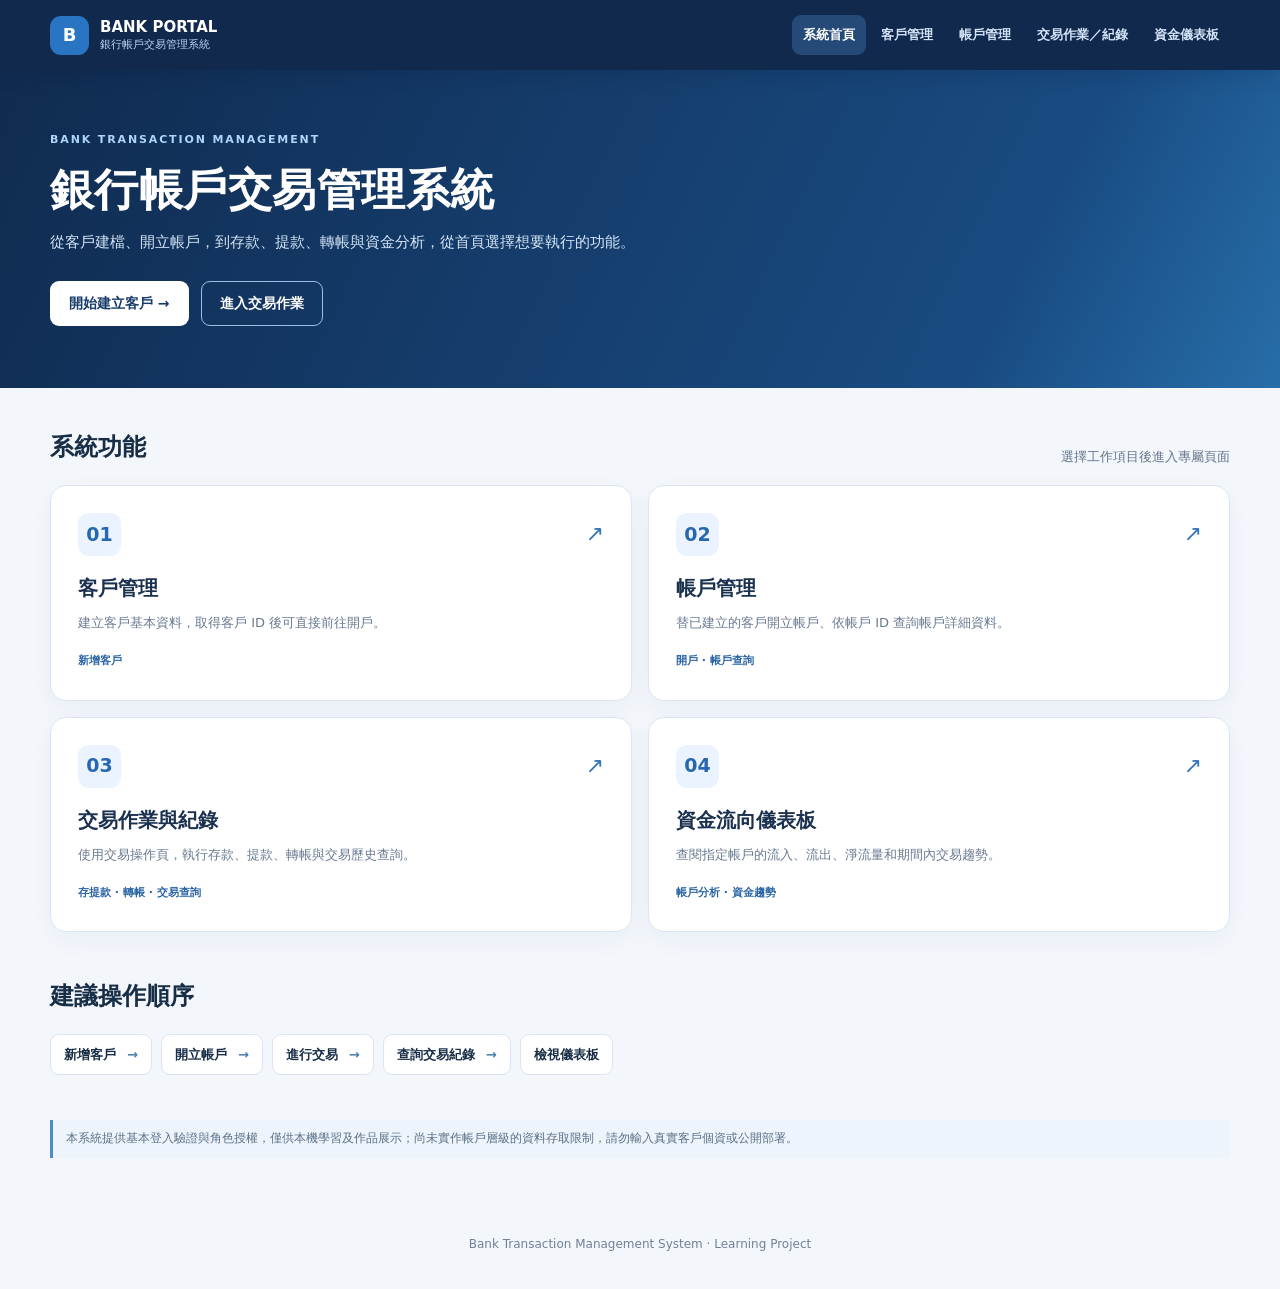
<file: src/main/resources/static/bank/index.html>
<!DOCTYPE html>
<!-- 銀行管理系統首頁：提供主要功能導覽及操作順序。 -->
<html lang="zh-Hant">
<head>
  <meta charset="UTF-8">
  <meta name="viewport" content="width=device-width, initial-scale=1">
  <meta name="description" content="模擬銀行帳戶交易管理系統功能首頁">
  <title>系統首頁 | 銀行帳戶交易管理系統</title>
  <link rel="stylesheet" href="./portal.css">
  <script src="./portal-nav.js" defer></script>
</head>
<body class="portal-home">
  <main>
    <!-- 首頁介紹與主要功能入口 -->
    <section class="portal-hero">
      <div class="portal-container">
        <div class="portal-eyebrow">BANK TRANSACTION MANAGEMENT</div>
        <h1>銀行帳戶交易管理系統</h1>
        <p>從客戶建檔、開立帳戶，到存款、提款、轉帳與資金分析，從首頁選擇想要執行的功能。</p>
        <div class="portal-hero-actions">
          <a class="portal-button" href="./customers.html">開始建立客戶 →</a>
          <a class="portal-button portal-button-alt" href="./transactions.html">進入交易作業</a>
        </div>
      </div>
    </section>
    <div class="portal-container">
      <!-- 提供客戶、帳戶與交易等功能的導覽卡片 -->
      <section class="portal-section" aria-labelledby="features-title">
        <div class="portal-section-heading">
          <h2 id="features-title">系統功能</h2>
          <p>選擇工作項目後進入專屬頁面</p>
        </div>
        <div class="portal-cards">
          <a class="portal-card" href="./customers.html">
            <div class="portal-card-top"><span class="portal-card-icon" aria-hidden="true">01</span><span class="portal-card-arrow" aria-hidden="true">↗</span></div>
            <h3>客戶管理</h3><p>建立客戶基本資料，取得客戶 ID 後可直接前往開戶。</p><span class="portal-card-tag">新增客戶</span>
          </a>
          <a class="portal-card" href="./accounts.html">
            <div class="portal-card-top"><span class="portal-card-icon" aria-hidden="true">02</span><span class="portal-card-arrow" aria-hidden="true">↗</span></div>
            <h3>帳戶管理</h3><p>替已建立的客戶開立帳戶、依帳戶 ID 查詢帳戶詳細資料。</p><span class="portal-card-tag">開戶 · 帳戶查詢</span>
          </a>
          <a class="portal-card" href="./transactions.html">
            <div class="portal-card-top"><span class="portal-card-icon" aria-hidden="true">03</span><span class="portal-card-arrow" aria-hidden="true">↗</span></div>
            <h3>交易作業與紀錄</h3><p>使用交易操作頁，執行存款、提款、轉帳與交易歷史查詢。</p><span class="portal-card-tag">存提款 · 轉帳 · 交易查詢</span>
          </a>
          <a class="portal-card" href="./dashboard.html">
            <div class="portal-card-top"><span class="portal-card-icon" aria-hidden="true">04</span><span class="portal-card-arrow" aria-hidden="true">↗</span></div>
            <h3>資金流向儀表板</h3><p>查閱指定帳戶的流入、流出、淨流量和期間內交易趨勢。</p><span class="portal-card-tag">帳戶分析 · 資金趨勢</span>
          </a>
        </div>
      </section>
      <!-- 說明銀行交易操作的建議順序 -->
      <section class="portal-section" aria-labelledby="workflow-title">
        <div class="portal-section-heading"><h2 id="workflow-title">建議操作順序</h2></div>
        <ol class="portal-workflow">
          <li>新增客戶</li><li>開立帳戶</li><li>進行交易</li><li>查詢交易紀錄</li><li>檢視儀表板</li>
        </ol>
      </section>
      <p class="portal-note">本系統提供基本登入驗證與角色授權，僅供本機學習及作品展示；尚未實作帳戶層級的資料存取限制，請勿輸入真實客戶個資或公開部署。</p>
    </div>
  </main>
  <footer class="portal-footer">Bank Transaction Management System · Learning Project</footer>
</body>
</html>
</file>
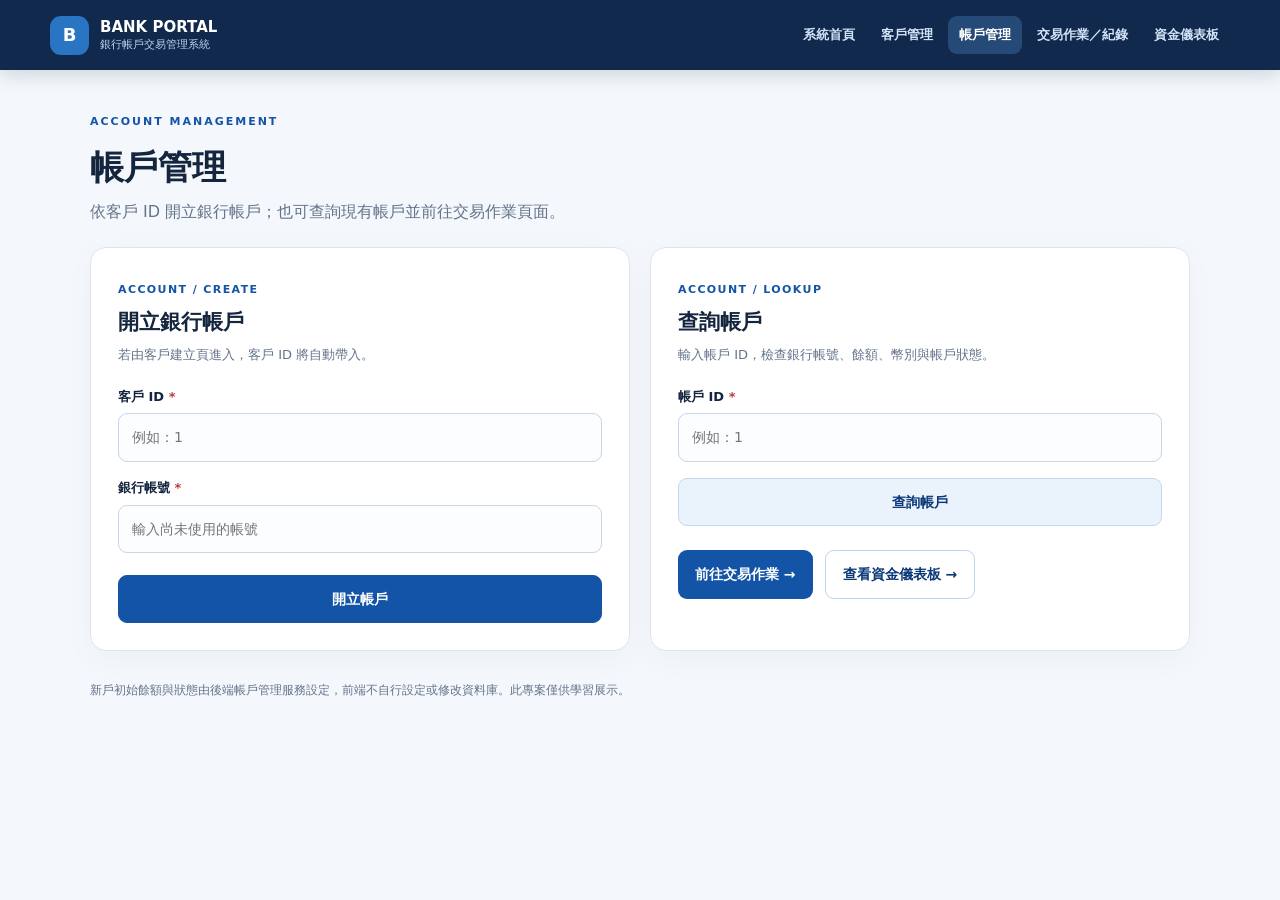
<file: src/main/resources/static/bank/accounts.html>
<!DOCTYPE html>
<!-- 帳戶管理頁：提供開立銀行帳戶及依 ID 查詢帳戶功能。 -->
<html lang="zh-Hant">
<head>
  <meta charset="UTF-8">
  <meta name="viewport" content="width=device-width, initial-scale=1">
  <title>帳戶管理 | 銀行帳戶交易管理系統</title>
  <link rel="stylesheet" href="./management.css">
  <link rel="stylesheet" href="./portal.css">
  <script src="./portal-nav.js" defer></script>
  <script src="./customer-account.js" defer></script>
</head>
<body>
<main class="shell">
  <!-- 帳戶頁說明與操作入口 -->
  <section class="intro">
    <div class="eyebrow">ACCOUNT MANAGEMENT</div>
    <h1>帳戶管理</h1>
    <p>依客戶 ID 開立銀行帳戶；也可查詢現有帳戶並前往交易作業頁面。</p>
  </section>
  <div class="form-grid">
    <!-- 開戶區：輸入客戶 ID 與銀行帳號 -->
    <section class="panel" aria-labelledby="account-heading">
      <div class="panel-heading"><span class="panel-step">ACCOUNT / CREATE</span><h2 id="account-heading">開立銀行帳戶</h2><p>若由客戶建立頁進入，客戶 ID 將自動帶入。</p></div>
      <!-- 開戶表單由 customer-account.js 處理送出與回應 -->
      <form id="account-form">
        <label for="account-customer-id">客戶 ID <span class="required">*</span></label>
        <input id="account-customer-id" name="customerId" type="number" min="1" step="1" required placeholder="例如：1">
        <label for="account-number">銀行帳號 <span class="required">*</span></label>
        <input id="account-number" name="accountNumber" type="text" required autocomplete="off" placeholder="輸入尚未使用的帳號">
        <button id="create-account-btn" type="submit" class="primary">開立帳戶</button>
      </form>
      <div id="account-status" class="feedback" role="status" aria-live="polite" hidden></div>
      <div id="account-result" class="details" hidden></div>
    </section>
    <!-- 帳戶查詢區：依帳戶 ID 顯示資料 -->
    <section class="panel" aria-labelledby="search-heading">
      <div class="panel-heading"><span class="panel-step">ACCOUNT / LOOKUP</span><h2 id="search-heading">查詢帳戶</h2><p>輸入帳戶 ID，檢查銀行帳號、餘額、幣別與帳戶狀態。</p></div>
      <!-- 帳戶查詢表單透過 API 取得帳戶資料 -->
      <form id="search-form">
        <label for="search-account-id">帳戶 ID <span class="required">*</span></label>
        <input id="search-account-id" type="number" min="1" step="1" required placeholder="例如：1">
        <button id="search-btn" type="submit" class="secondary">查詢帳戶</button>
      </form>
      <div id="search-status" class="feedback" role="status" aria-live="polite" hidden></div>
      <div id="search-result" class="details" hidden></div>
      <div class="quick-links">
		<a
		  id="go-transactions"
		  class="action-link"
		  href="./transactions.html">
		  前往交易作業 →
		</a>
		<a
		  id="go-dashboard"
		  class="action-link outline"
		  href="./dashboard.html">
		  查看資金儀表板 →
		</a>
      </div>
    </section>
  </div>
  <p class="security-note">新戶初始餘額與狀態由後端帳戶管理服務設定，前端不自行設定或修改資料庫。此專案僅供學習展示。</p>
</main>
</body>
</html>
</file>
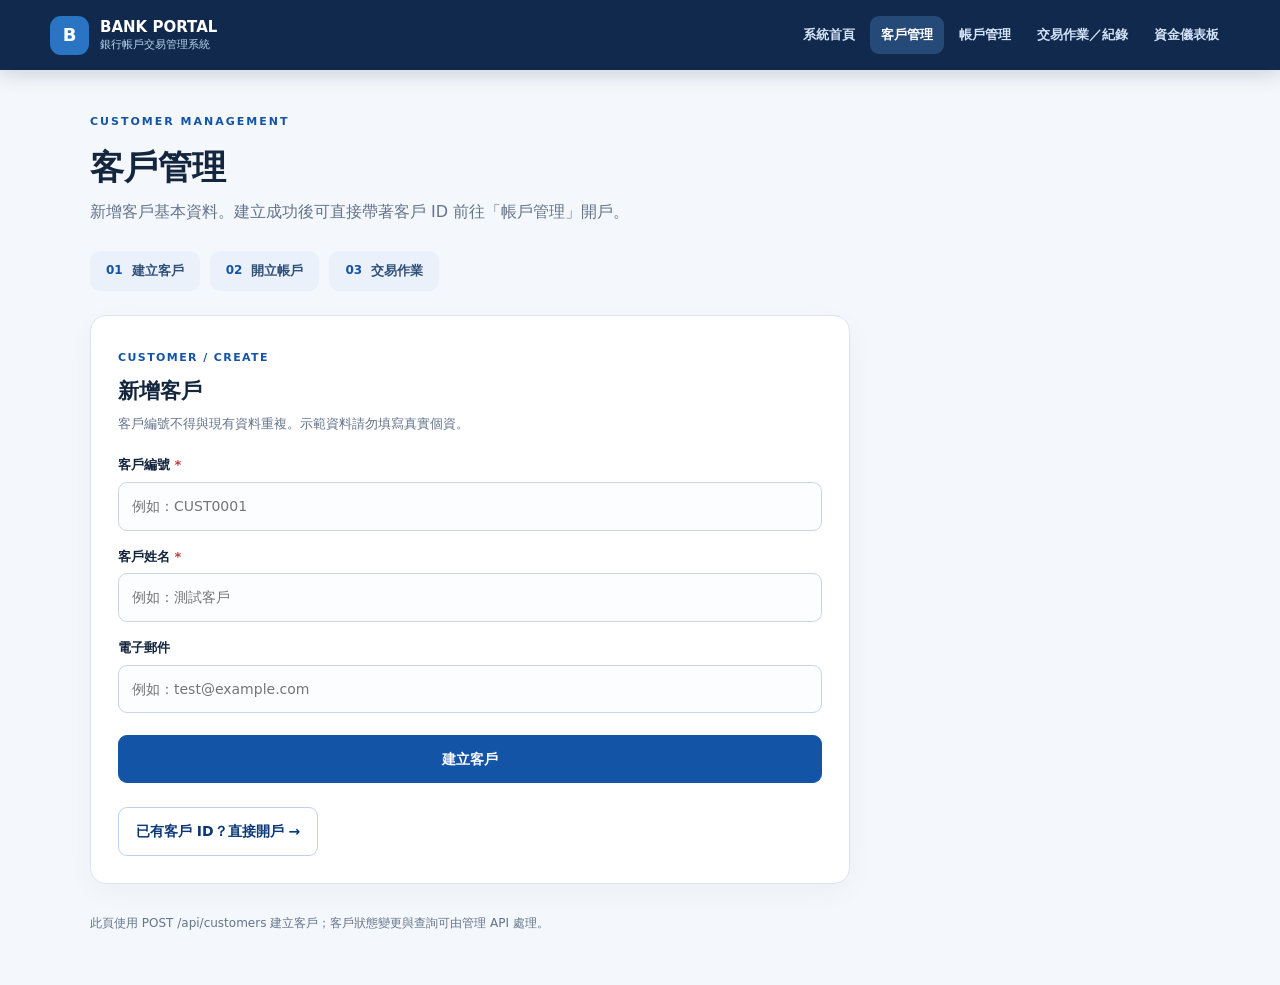
<file: src/main/resources/static/bank/customers.html>
<!DOCTYPE html>
<!-- 客戶管理頁：提供新增客戶功能與輸入驗證。 -->
<html lang="zh-Hant">
<head>
  <meta charset="UTF-8">
  <meta name="viewport" content="width=device-width, initial-scale=1">
  <title>客戶管理 | 銀行帳戶交易管理系統</title>
  <link rel="stylesheet" href="./management.css">
  <link rel="stylesheet" href="./portal.css">
  <script src="./portal-nav.js" defer></script>
  <script src="./customer-account.js" defer></script>
</head>
<body>
<main class="shell">
  <!-- 客戶頁的操作說明 -->
  <section class="intro">
    <div class="eyebrow">CUSTOMER MANAGEMENT</div>
    <h1>客戶管理</h1>
    <p>新增客戶基本資料。建立成功後可直接帶著客戶 ID 前往「帳戶管理」開戶。</p>
  </section>
  <div class="steps" aria-label="操作流程">
    <div><span class="step-number">01</span> 建立客戶</div>
    <div><span class="step-number">02</span> 開立帳戶</div>
    <div><span class="step-number">03</span> 交易作業</div>
  </div>
  <!-- 新增客戶區：輸入客戶代碼、姓名與電子郵件 -->
  <section class="panel" aria-labelledby="customer-heading" style="max-width:760px">
    <div class="panel-heading"><span class="panel-step">CUSTOMER / CREATE</span><h2 id="customer-heading">新增客戶</h2><p>客戶編號不得與現有資料重複。示範資料請勿填寫真實個資。</p></div>
    <!-- 建立客戶表單，由共用 JavaScript 進行驗證與送出 -->
    <form id="customer-form">
      <label for="customer-code">客戶編號 <span class="required">*</span></label>
      <input id="customer-code" name="customerCode" type="text" required autocomplete="off" placeholder="例如：CUST0001">
      <label for="customer-name">客戶姓名 <span class="required">*</span></label>
      <input id="customer-name" name="name" type="text" required autocomplete="off" placeholder="例如：測試客戶">
      <label for="customer-email">電子郵件</label>
      <input id="customer-email" name="email" type="email" autocomplete="off" placeholder="例如：test@example.com">
      <button id="create-customer-btn" type="submit" class="primary">建立客戶</button>
    </form>
    <div id="customer-status" role="status" aria-live="polite" class="feedback" hidden></div>
    <div id="customer-result" class="details" hidden></div>
    <div class="quick-links">
      <a id="go-create-account" class="action-link" href="./accounts.html" hidden>使用這位客戶開立帳戶 →</a>
      <a class="action-link outline" href="./accounts.html">已有客戶 ID？直接開戶 →</a>
    </div>
  </section>
  <p class="security-note">此頁使用 POST /api/customers 建立客戶；客戶狀態變更與查詢可由管理 API 處理。</p>
</main>
</body>
</html>
</file>
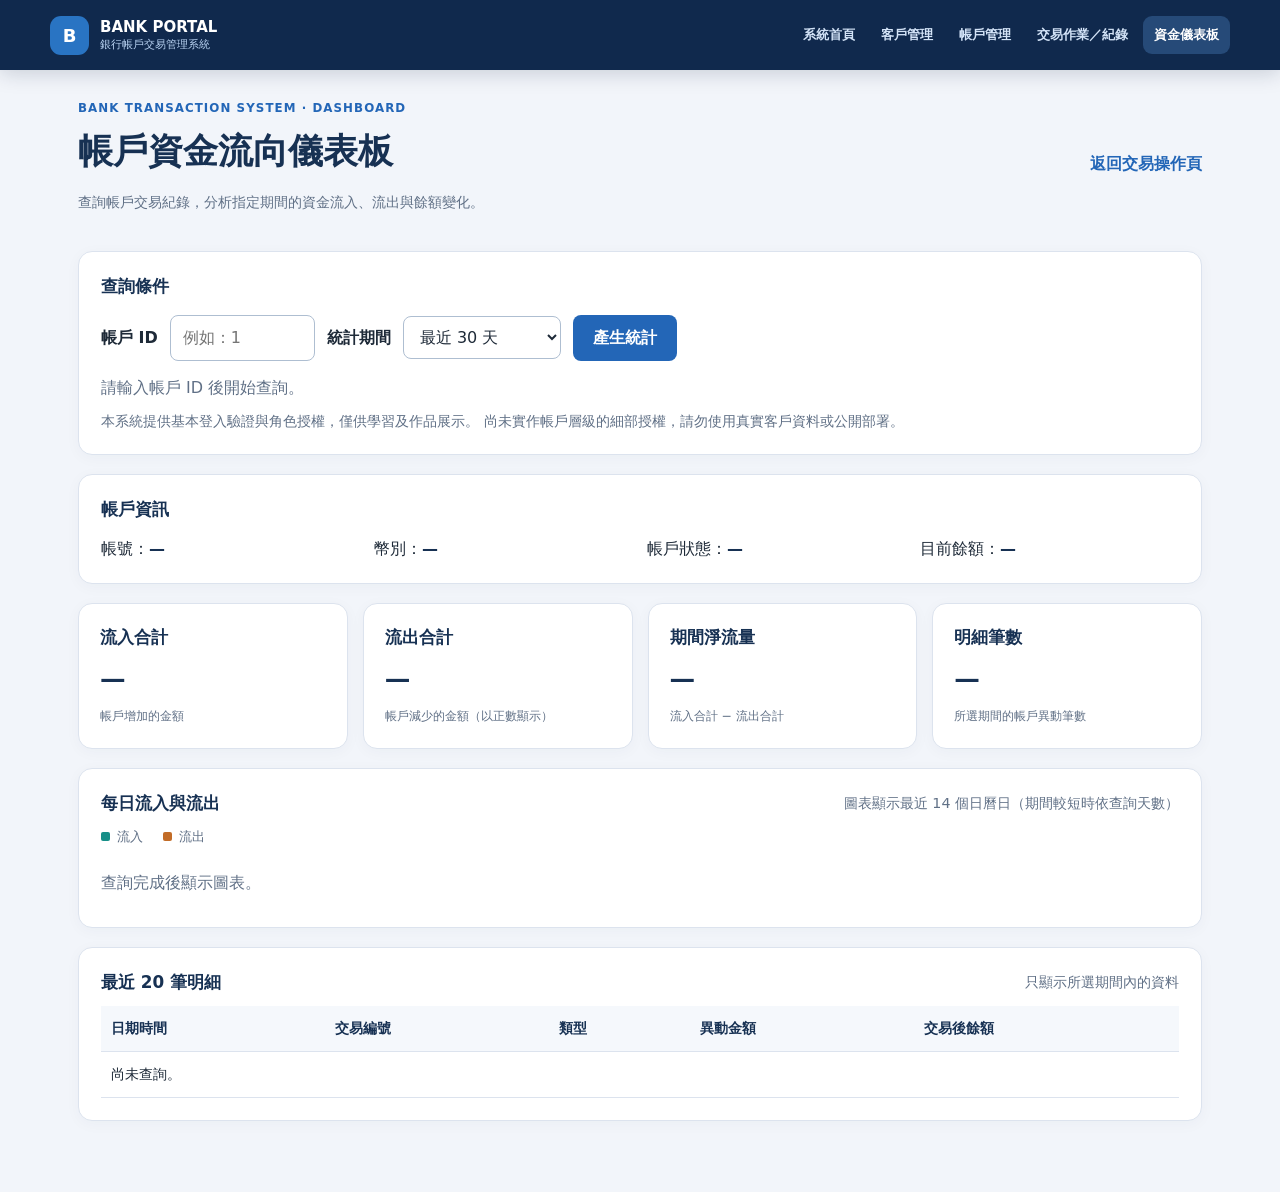
<file: src/main/resources/static/bank/dashboard.html>
<!DOCTYPE html>
<!-- 資金流向儀表板：顯示帳戶資料、期間統計、圖表及交易明細。 -->
<html lang="zh-Hant">
<head>
    <meta charset="UTF-8">
    <meta name="viewport" content="width=device-width, initial-scale=1.0">
    <title>帳戶資金流向儀表板｜銀行交易管理系統</title>
    <!-- 儀表板專用樣式 -->
	<link rel="stylesheet" href="./dashboard.css">

	<!-- 共用導覽列 -->
	<link rel="stylesheet" href="./portal.css">

	<script src="./dashboard.js" defer></script>

	<!-- 共用導覽功能 -->
	<script src="./portal-nav.js" defer></script>
</head>
<body>
    <main class="layout">
        <header class="topbar">
            <div>
				<p class="eyebrow">
				    BANK TRANSACTION SYSTEM · DASHBOARD
				</p>
                <h1>帳戶資金流向儀表板</h1>
                <p class="subtitle">查詢帳戶交易紀錄，分析指定期間的資金流入、流出與餘額變化。</p>
            </div>
			<a class="back-link" href="./transactions.html">
			  返回交易操作頁
			</a>
        </header>

        <!-- 查詢條件區：指定帳戶與交易統計期間 -->
        <section class="panel" aria-labelledby="queryTitle">
            <h2 id="queryTitle">查詢條件</h2>
            <!-- 依帳戶 ID 與期間送出查詢，結果由 dashboard.js 更新 -->
            <form id="queryForm" class="query-form">
                <label for="accountId">帳戶 ID</label>
                <input id="accountId" name="accountId" type="number" min="1" step="1"
                       required placeholder="例如：1" autocomplete="off">
                <label for="period">統計期間</label>
                <select id="period" name="period">
                    <option value="7">最近 7 天</option>
                    <option value="30" selected>最近 30 天</option>
                    <option value="90">最近 90 天</option>
                    <option value="all">全部可取得紀錄</option>
                </select>
                <button id="loadButton" type="submit">產生統計</button>
            </form>
            <p id="statusMessage" class="message" role="status" aria-live="polite">
                請輸入帳戶 ID 後開始查詢。
            </p>
			<!-- 系統僅提供基本角色授權，未實作個別帳戶的存取限制。 -->
			<p class="note">
			    本系統提供基本登入驗證與角色授權，僅供學習及作品展示。
			    尚未實作帳戶層級的細部授權，請勿使用真實客戶資料或公開部署。
			</p>
        </section>

        <!-- 帳戶資訊區：顯示帳號、幣別、狀態及餘額 -->
        <section class="panel" aria-labelledby="accountTitle">
            <h2 id="accountTitle">帳戶資訊</h2>
            <div class="account-info">
                <p>帳號：<strong id="accountNumber">—</strong></p>
                <p>幣別：<strong id="accountCurrency">—</strong></p>
                <p>帳戶狀態：<strong id="accountStatus">—</strong></p>
                <p>目前餘額：<strong id="accountBalance">—</strong></p>
            </div>
        </section>

        <!-- 彙總指定期間的流入、流出、淨流量與明細筆數 -->
        <section class="stats-grid" aria-label="統計摘要">
            <article class="stat-card">
                <h2>流入合計</h2><p id="totalInflow" class="stat-value">—</p>
                <span>帳戶增加的金額</span>
            </article>
            <article class="stat-card">
                <h2>流出合計</h2><p id="totalOutflow" class="stat-value">—</p>
                <span>帳戶減少的金額（以正數顯示）</span>
            </article>
            <article class="stat-card">
                <h2>期間淨流量</h2><p id="netFlow" class="stat-value">—</p>
                <span>流入合計 − 流出合計</span>
            </article>
            <article class="stat-card">
                <h2>明細筆數</h2><p id="entryCount" class="stat-value">—</p>
                <span>所選期間的帳戶異動筆數</span>
            </article>
        </section>

        <!-- 每日資金流向圖：比較每日流入與流出金額 -->
        <section class="panel" aria-labelledby="chartTitle">
            <div class="section-heading">
                <h2 id="chartTitle">每日流入與流出</h2>
                <span>圖表顯示最近 14 個日曆日（期間較短時依查詢天數）</span>
            </div>
            <div class="legend"><span class="legend-in">流入</span><span class="legend-out">流出</span></div>
            <div id="dailyChart" class="chart" aria-label="每日資金流向橫條圖">
                <p class="empty-hint">查詢完成後顯示圖表。</p>
            </div>
        </section>

        <!-- 交易明細區：列出所選期間最近 20 筆帳戶異動 -->
        <section class="panel" aria-labelledby="historyTitle">
            <div class="section-heading">
                <h2 id="historyTitle">最近 20 筆明細</h2>
                <span>只顯示所選期間內的資料</span>
            </div>
            <div class="table-scroll">
                <table>
                    <thead><tr>
                        <th scope="col">日期時間</th><th scope="col">交易編號</th>
                        <th scope="col">類型</th><th scope="col">異動金額</th>
                        <th scope="col">交易後餘額</th>
                    </tr></thead>
                    <tbody id="historyBody"><tr><td colspan="5">尚未查詢。</td></tr></tbody>
                </table>
            </div>
        </section>
    </main>
</body>
</html>
</file>
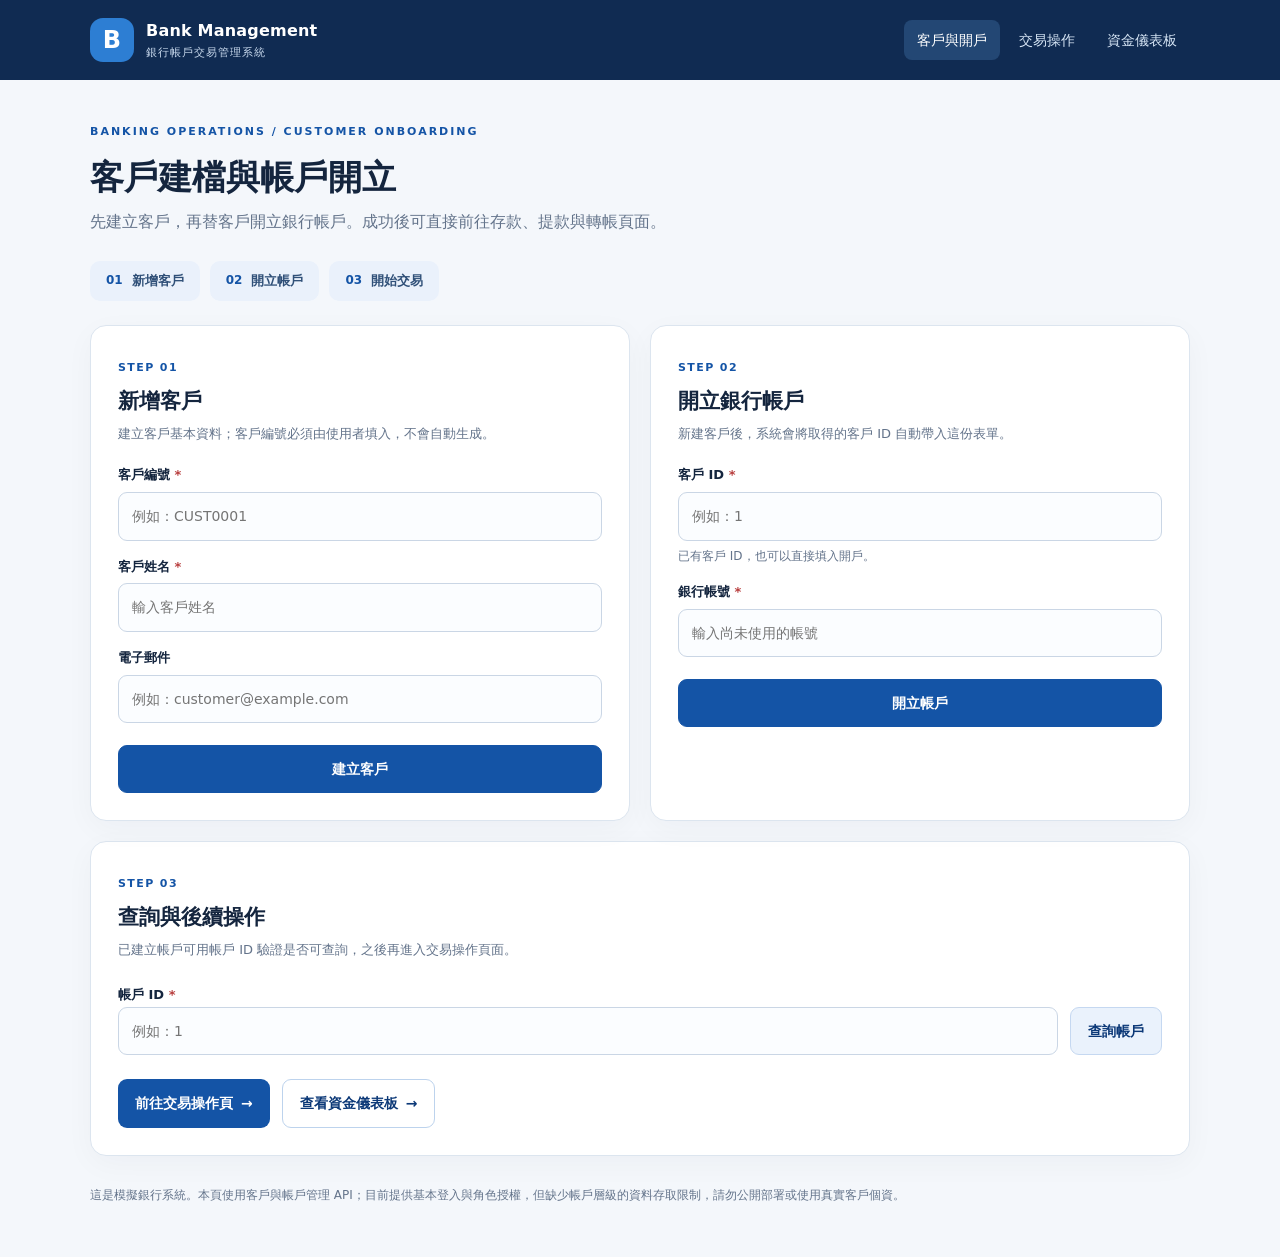
<file: src/main/resources/static/bank/management.html>
<!DOCTYPE html>
<!-- 客戶與帳戶管理介面：建立客戶、開戶及帳戶查詢。 -->
<html lang="zh-Hant">
<head>
  <meta charset="UTF-8">
  <meta name="viewport" content="width=device-width, initial-scale=1">
  <title>客戶與帳戶管理 | 銀行帳戶交易管理系統</title>
  <link rel="stylesheet" href="./management.css">
  <script src="./management.js" defer></script>
</head>
<body>
  <header class="topbar">
    <div class="shell topbar-content">
      <a class="brand" href="./management.html" aria-label="銀行帳戶交易管理系統首頁">
        <span class="brand-mark" aria-hidden="true">B</span>
        <span><strong>Bank Management</strong><small>銀行帳戶交易管理系統</small></span>
      </a>
      <nav aria-label="系統功能">
        <a href="./management.html" aria-current="page">客戶與開戶</a>
        <a href="./index.html">交易操作</a>
        <a href="./dashboard.html">資金儀表板</a>
      </nav>
    </div>
  </header>

  <main class="shell">
    <!-- 客戶與帳戶管理頁的操作說明 -->
    <section class="intro" aria-labelledby="page-title">
      <div class="eyebrow">BANKING OPERATIONS / CUSTOMER ONBOARDING</div>
      <h1 id="page-title">客戶建檔與帳戶開立</h1>
      <p>先建立客戶，再替客戶開立銀行帳戶。成功後可直接前往存款、提款與轉帳頁面。</p>
    </section>

    <!-- 建立客戶、開戶與查詢的操作步驟 -->
    <section class="steps" aria-label="使用流程">
      <div><span class="step-number">01</span> 新增客戶</div>
      <div><span class="step-number">02</span> 開立帳戶</div>
      <div><span class="step-number">03</span> 開始交易</div>
    </section>

    <div class="form-grid">
      <!-- 客戶建立區：輸入客戶基本資料 -->
      <section class="panel" aria-labelledby="customer-heading">
        <div class="panel-heading">
          <span class="panel-step">STEP 01</span>
          <h2 id="customer-heading">新增客戶</h2>
          <p>建立客戶基本資料；客戶編號必須由使用者填入，不會自動生成。</p>
        </div>
        <!-- 建立客戶表單，透過客戶管理 API 送出 -->
        <form id="customer-form">
          <label for="customer-code">客戶編號 <span class="required">*</span></label>
          <input id="customer-code" name="customerCode" type="text" required autocomplete="off" placeholder="例如：CUST0001">
          <label for="customer-name">客戶姓名 <span class="required">*</span></label>
          <input id="customer-name" name="name" type="text" required autocomplete="name" placeholder="輸入客戶姓名">
          <label for="customer-email">電子郵件</label>
          <input id="customer-email" name="email" type="email" autocomplete="email" placeholder="例如：customer@example.com">
          <button id="create-customer-btn" class="primary" type="submit">建立客戶</button>
        </form>
        <div id="customer-status" class="feedback" role="status" aria-live="polite" hidden></div>
        <div id="customer-result" class="details" hidden></div>
      </section>

      <!-- 開戶區：指定客戶及銀行帳號 -->
      <section class="panel" aria-labelledby="account-heading">
        <div class="panel-heading">
          <span class="panel-step">STEP 02</span>
          <h2 id="account-heading">開立銀行帳戶</h2>
          <p>新建客戶後，系統會將取得的客戶 ID 自動帶入這份表單。</p>
        </div>
        <!-- 開立帳戶表單，透過帳戶管理 API 送出 -->
        <form id="account-form">
          <label for="account-customer-id">客戶 ID <span class="required">*</span></label>
          <input id="account-customer-id" name="customerId" type="number" min="1" step="1" required placeholder="例如：1">
          <p class="field-note">已有客戶 ID，也可以直接填入開戶。</p>
          <label for="account-number">銀行帳號 <span class="required">*</span></label>
          <input id="account-number" name="accountNumber" type="text" required autocomplete="off" placeholder="輸入尚未使用的帳號">
          <button id="create-account-btn" class="primary" type="submit">開立帳戶</button>
        </form>
        <div id="account-status" class="feedback" role="status" aria-live="polite" hidden></div>
        <div id="account-result" class="details" hidden></div>
      </section>
    </div>

    <!-- 帳戶查詢區：依帳戶 ID 顯示查詢結果 -->
    <section class="panel search-panel" aria-labelledby="search-heading">
      <div class="panel-heading">
        <span class="panel-step">STEP 03</span>
        <h2 id="search-heading">查詢與後續操作</h2>
        <p>已建立帳戶可用帳戶 ID 驗證是否可查詢，之後再進入交易操作頁面。</p>
      </div>
      <!-- 帳戶查詢表單，顯示後端回傳的帳戶資訊 -->
      <form id="search-form" class="search-form">
        <div class="search-field">
          <label for="search-account-id">帳戶 ID <span class="required">*</span></label>
          <input id="search-account-id" type="number" min="1" step="1" required placeholder="例如：1">
        </div>
        <button id="search-btn" type="submit" class="secondary">查詢帳戶</button>
      </form>
      <div id="search-status" class="feedback" role="status" aria-live="polite" hidden></div>
      <div id="search-result" class="details" hidden></div>
      <div class="quick-links">
        <a class="action-link" href="./index.html">前往交易操作頁 <span aria-hidden="true">→</span></a>
        <a class="action-link outline" href="./dashboard.html">查看資金儀表板 <span aria-hidden="true">→</span></a>
      </div>
    </section>

    <p class="security-note">這是模擬銀行系統。本頁使用客戶與帳戶管理 API；目前提供基本登入與角色授權，但缺少帳戶層級的資料存取限制，請勿公開部署或使用真實客戶個資。</p>
  </main>
</body>
</html>
</file>
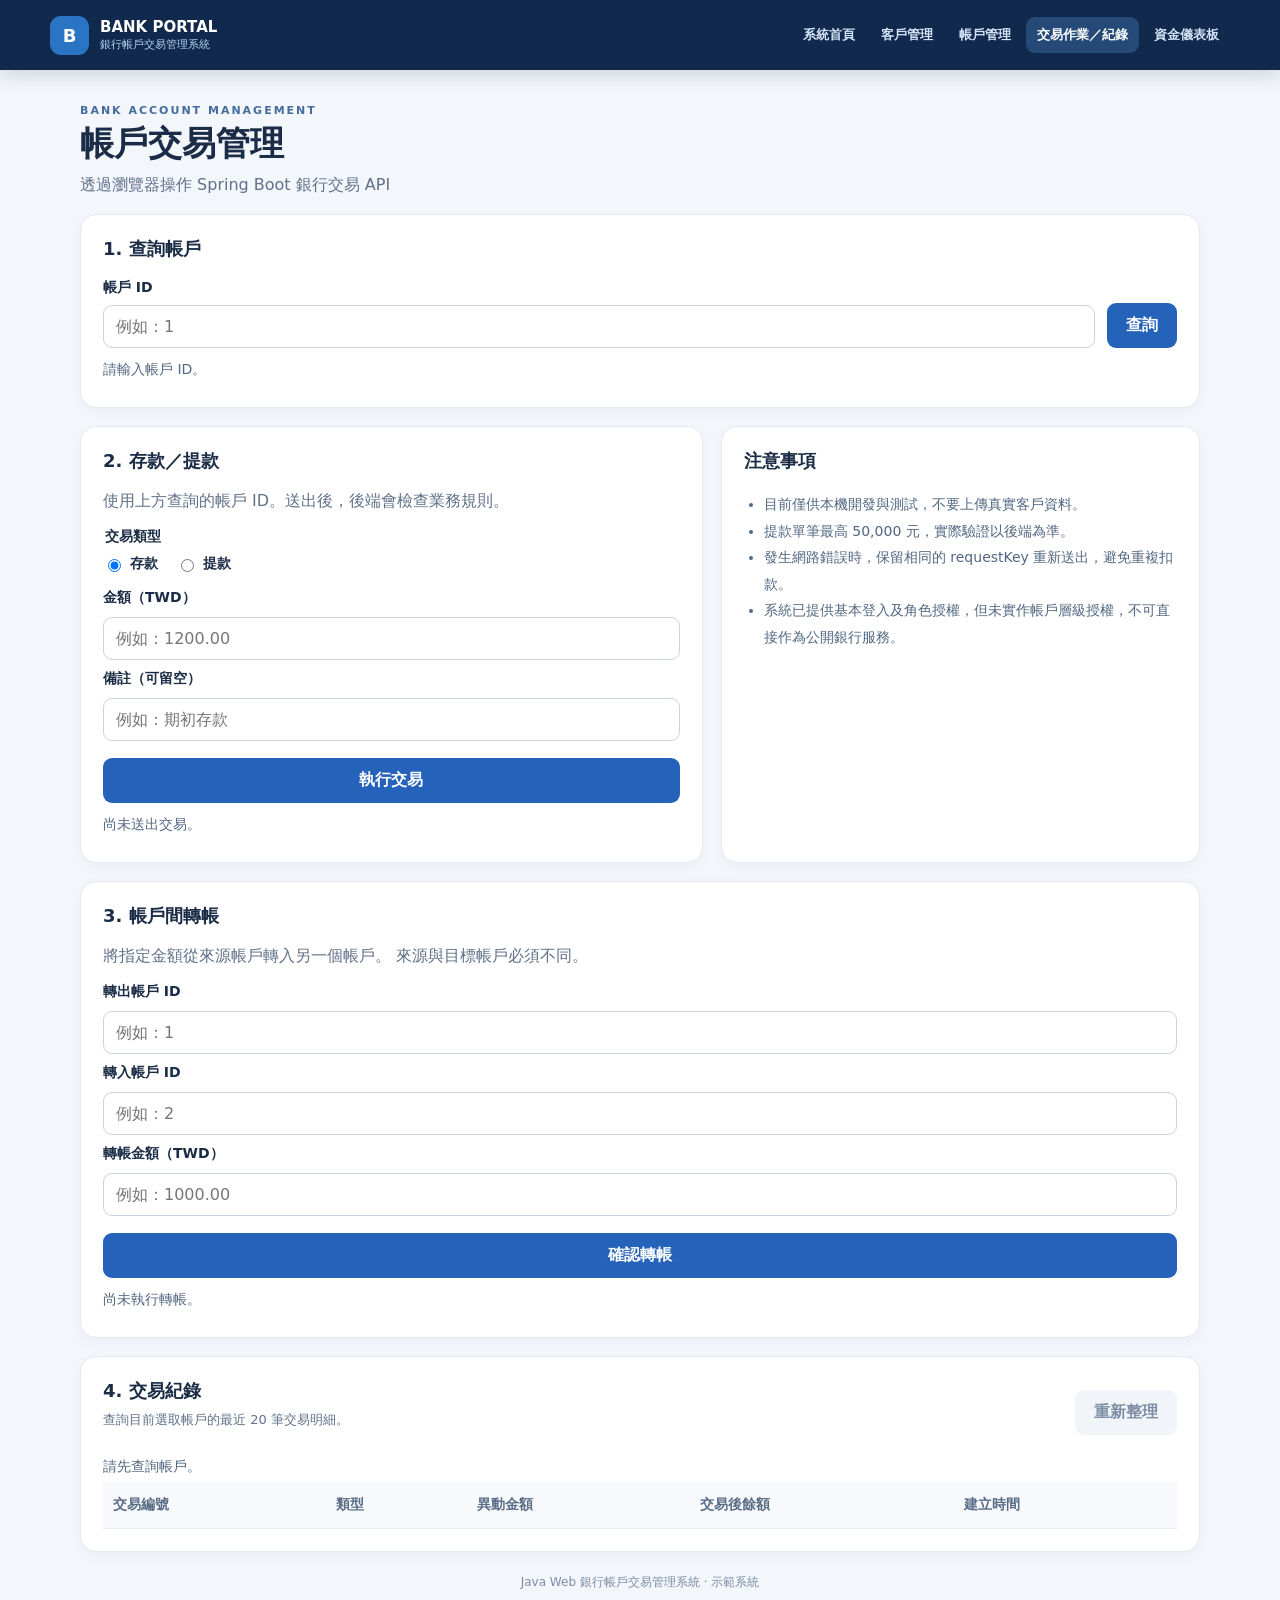
<file: src/main/resources/static/bank/transactions.html>
<!doctype html>
<!-- 銀行交易操作頁：提供查詢、存款、提款、轉帳及交易紀錄。 -->
<html lang="zh-Hant">
<head>
  <meta charset="UTF-8">
  <meta name="viewport" content="width=device-width, initial-scale=1">
  <title>銀行帳戶交易管理系統</title>
  <!-- 交易頁專用樣式 -->
  <link rel="stylesheet" href="./style.css">

  <!-- 全站共用導覽樣式 -->
  <link rel="stylesheet" href="./portal.css">

  <!-- 交易操作功能 -->
  <script src="./app.js" defer></script>

  <!-- 共用導覽列的前端處理 -->
  <script src="./portal-nav.js" defer></script>
</head>
<body>
  <header class="topbar">
    <div class="wrap topbar-inner">
      <div class="brand"><span class="brand-mark">B</span><span>Bank Transaction <small>學習專案</small></span></div>
      <span class="env-tag">本機展示介面</span>
    </div>
  </header>

  <main class="wrap">
    <div class="heading">
      <div>
        <p class="eyebrow">BANK ACCOUNT MANAGEMENT</p>
        <h1>帳戶交易管理</h1>
        <p class="subhead">透過瀏覽器操作 Spring Boot 銀行交易 API</p>
      </div>
    </div>

    <!-- 帳戶查詢區：選擇執行交易的帳戶 -->
    <section class="panel" aria-labelledby="search-title">
      <h2 id="search-title">1. 查詢帳戶</h2>
      <!-- 查詢帳戶並取得可操作的帳戶 ID -->
      <form id="account-form" class="search-form">
        <label for="account-id">帳戶 ID</label>
        <input id="account-id" name="accountId" inputmode="numeric" autocomplete="off"
               placeholder="例如：1" required pattern="[1-9][0-9]*" maxlength="18">
        <button type="submit" id="search-button">查詢</button>
      </form>
      <p id="account-message" class="message" role="status" aria-live="polite">請輸入帳戶 ID。</p>
      <dl class="account-summary" id="account-summary" hidden>
        <div><dt>帳戶號碼</dt><dd id="account-number">—</dd></div>
        <div><dt>幣別</dt><dd id="currency">—</dd></div>
        <div><dt>帳戶狀態</dt><dd id="account-status">—</dd></div>
        <div><dt>目前餘額</dt><dd class="balance" id="balance">—</dd></div>
      </dl>
    </section>

    <div class="two-column">
      <!-- 存提款作業區：檢查金額並提交交易請求 -->
      <section class="panel" aria-labelledby="txn-title">
        <h2 id="txn-title">2. 存款／提款</h2>
        <p class="hint">使用上方查詢的帳戶 ID。送出後，後端會檢查業務規則。</p>
        <!-- 提交存款或提款請求，並顯示交易結果 -->
        <form id="transaction-form" class="stack">
          <fieldset class="type-picker">
            <legend>交易類型</legend>
            <label><input type="radio" name="type" value="DEPOSIT" checked> 存款</label>
            <label><input type="radio" name="type" value="WITHDRAWAL"> 提款</label>
          </fieldset>
          <label for="amount">金額（TWD）</label>
          <input id="amount" name="amount" type="text" inputmode="decimal" placeholder="例如：1200.00"
                 autocomplete="off" required maxlength="21">
          <label for="description">備註（可留空）</label>
          <input id="description" name="description" type="text" maxlength="255"
                 placeholder="例如：期初存款" autocomplete="off">
          <button id="submit-transaction" type="submit">執行交易</button>
        </form>
        <p id="transaction-message" class="message" role="status" aria-live="polite">尚未送出交易。</p>
      </section>

      <!-- 交易注意事項與重送請求說明 -->
      <section class="panel" aria-labelledby="notice-title">
        <h2 id="notice-title">注意事項</h2>
        <ul class="notices">
          <li>目前僅供本機開發與測試，不要上傳真實客戶資料。</li>
          <li>提款單筆最高 50,000 元，實際驗證以後端為準。</li>
          <li>發生網路錯誤時，保留相同的 requestKey 重新送出，避免重複扣款。</li>
          <li>系統已提供基本登入及角色授權，但未實作帳戶層級授權，不可直接作為公開銀行服務。</li>
        </ul>
      </section>
    </div>
	
	<!-- 帳戶間轉帳表單 -->
	<section class="panel" aria-labelledby="transfer-title">

	  <h2 id="transfer-title">3. 帳戶間轉帳</h2>

	  <p class="hint">
	    將指定金額從來源帳戶轉入另一個帳戶。
	    來源與目標帳戶必須不同。
	  </p>

	  <!-- 提交帳戶間轉帳請求，顯示後端回應 -->
	  <form id="transfer-form" class="stack">

	    <!-- 轉出帳戶 -->
	    <label for="transfer-from-id">
	      轉出帳戶 ID
	    </label>

	    <input
	      id="transfer-from-id"
	      type="text"
	      inputmode="numeric"
	      pattern="[1-9][0-9]*"
	      required
	      placeholder="例如：1">

	    <!-- 轉入帳戶 -->
	    <label for="transfer-to-id">
	      轉入帳戶 ID
	    </label>

	    <input
	      id="transfer-to-id"
	      type="text"
	      inputmode="numeric"
	      pattern="[1-9][0-9]*"
	      required
	      placeholder="例如：2">

	    <!-- 轉帳金額 -->
	    <label for="transfer-amount">
	      轉帳金額（TWD）
	    </label>

	    <input
	      id="transfer-amount"
	      type="text"
	      inputmode="decimal"
	      required
	      placeholder="例如：1000.00">

	    <button
	      type="submit"
	      id="transfer-button">
	      確認轉帳
	    </button>

	  </form>

	  <!-- 顯示轉帳結果 -->
	  <p
	    id="transfer-message"
	    class="message"
	    role="status"
	    aria-live="polite">
	    尚未執行轉帳。
	  </p>

	</section>

    <!-- 交易紀錄區：顯示帳戶最近 20 筆異動 -->
    <section class="panel" aria-labelledby="history-title">
      <div class="section-title-row">
        <div>
          <h2 id="history-title">4. 交易紀錄</h2>
          <p class="hint">查詢目前選取帳戶的最近 20 筆交易明細。</p>
        </div>
        <button id="refresh-button" class="secondary" type="button" disabled>重新整理</button>
      </div>
      <p id="history-message" class="message" role="status" aria-live="polite">請先查詢帳戶。</p>
      <div class="table-scroll">
        <table>
          <thead><tr><th>交易編號</th><th>類型</th><th>異動金額</th><th>交易後餘額</th><th>建立時間</th></tr></thead>
          <tbody id="history-body"></tbody>
        </table>
      </div>
    </section>
  </main>
  <footer class="wrap footer">Java Web 銀行帳戶交易管理系統 · 示範系統</footer>
</body>
</html>
</file>
<file: src/main/resources/static/bank/portal.css>
/* 共用導覽列與首頁樣式；使用 portal- 前綴區分其他頁面的規則。 */
.portal-nav, .portal-nav * { box-sizing: border-box; }
.portal-nav { position: sticky; top: 0; z-index: 1000; background: #10294d; color: #eef6ff; box-shadow: 0 3px 20px rgba(6,25,56,.18); font-family: system-ui, 'Noto Sans TC', 'Microsoft JhengHei', sans-serif; }
.portal-nav-inner { width: min(1180px, calc(100% - 36px)); margin: 0 auto; min-height: 70px; display: flex; align-items: center; justify-content: space-between; gap: 18px; }
.portal-nav-brand { display: flex; gap: 11px; align-items: center; color: #fff !important; text-decoration: none !important; padding: 10px 0; min-width: 180px; }
.portal-nav-mark { display: grid; place-items: center; width: 39px; height: 39px; border-radius: 11px; background: #2974c3; color: white; font-size: 18px; font-weight: 800; }
.portal-nav-brand-text { display: flex; flex-direction: column; line-height: 1.35; }
.portal-nav-brand-text strong { font-size: 15px; font-weight: 750; color: white; }
.portal-nav-brand-text small { font-size: 11px; color: #bad4f3; }
.portal-nav-links { display: flex; align-items: center; flex-wrap: wrap; gap: 4px; }
.portal-nav-links a { display: inline-block; padding: 9px 11px; border-radius: 9px; font-size: 13px; font-weight: 600; color: #d3e3f7 !important; text-decoration: none !important; white-space: nowrap; }
.portal-nav-links a:hover, .portal-nav-links a:focus-visible, .portal-nav-links a[aria-current='page'] { background: #264a78; color: white !important; }
.portal-nav-links a:focus-visible, .portal-nav-brand:focus-visible { outline: 2px solid #92c7ff; outline-offset: 2px; }
/* 共用導覽列啟用時隱藏頁面標題列，避免重複顯示；未載入 JS 時保留備援介面。 */
body.portal-nav-active > header.topbar { display: none !important; }

/* 首頁專用規則，不會重設其他頁面的外觀 */
body.portal-home { margin: 0; background: #f3f7fc; color: #182d46; line-height: 1.65; font-family: system-ui, 'Noto Sans TC', 'Microsoft JhengHei', sans-serif; }
.portal-home *, .portal-home *::before, .portal-home *::after { box-sizing: border-box; }
.portal-container { width: min(1180px, calc(100% - 36px)); margin: 0 auto; }
.portal-hero { background: linear-gradient(116deg, #102b50 0%, #194b82 78%, #276ea8 100%); color: white; padding: 61px 0 62px; }
.portal-eyebrow { font-size: 11px; letter-spacing: .17em; text-transform: uppercase; font-weight: 800; color: #aed5fb; }
.portal-hero h1 { font-size: clamp(28px, 4vw, 44px); margin: 12px 0 12px; letter-spacing: .01em; line-height: 1.3; }
.portal-hero p { color: #d4e5f7; max-width: 740px; font-size: 15px; margin: 0; }
.portal-hero-actions { display: flex; flex-wrap: wrap; gap: 12px; margin-top: 26px; }
.portal-button { display: inline-block; border: 1px solid transparent; background: #fff; color: #163b69; padding: 10px 18px; font-weight: 750; border-radius: 9px; text-decoration: none; font-size: 14px; }
.portal-button-alt { color: white; background: transparent; border-color: #9abfe4; }
.portal-button:hover { filter: brightness(.95); }
.portal-section { margin-top: 40px; margin-bottom: 45px; }
.portal-section-heading { display: flex; justify-content: space-between; align-items: end; gap: 20px; margin-bottom: 17px; }
.portal-section-heading h2 { font-size: 24px; margin: 0; }
.portal-section-heading p { color: #64748b; font-size: 13px; margin: 0; }
.portal-cards { display: grid; grid-template-columns: repeat(2, minmax(0, 1fr)); gap: 16px; }
.portal-card { display: block; padding: 27px; background: white; border: 1px solid #dbe5f1; border-radius: 16px; text-decoration: none; color: #1a314f; box-shadow: 0 8px 26px rgba(19,46,85,.045); transition: transform .14s ease, border-color .14s ease; }
.portal-card:hover { transform: translateY(-3px); border-color: #95c5f0; }
.portal-card:focus-visible { outline: 3px solid #4b9bdd; outline-offset: 2px; }
.portal-card-top { display: flex; align-items: center; justify-content: space-between; gap: 12px; }
.portal-card-icon { display: grid; place-items: center; width: 43px; height: 43px; border-radius: 11px; background: #eaf3ff; color: #2767b0; font-size: 19px; font-weight: 800; }
.portal-card-arrow { font-size: 22px; color: #3575b9; }
.portal-card h3 { font-size: 20px; margin: 16px 0 7px; }
.portal-card p { color: #687a90; font-size: 13px; margin: 0; }
.portal-card-tag { color: #2b65a4; font-size: 11px; font-weight: 800; display: inline-block; margin-top: 19px; }
.portal-workflow { display: flex; flex-wrap: wrap; gap: 9px; margin: 12px 0 0; padding: 0; list-style: none; }
.portal-workflow li { padding: 9px 13px; border-radius: 9px; background: white; border: 1px solid #dbe5f1; font-size: 13px; font-weight: 600; }
.portal-workflow li:not(:last-child)::after { content: '→'; color: #497eaf; margin-left: 11px; }
.portal-note { margin: 26px 0 55px; border-left: 3px solid #4a8cc6; color: #5b7087; font-size: 12px; padding: 9px 13px; background: #edf4fc; }
.portal-footer { font-size: 12px; color: #718096; text-align: center; padding: 22px 0 34px; }
@media (max-width: 840px) { .portal-nav-inner { flex-direction: column; align-items: flex-start; padding: 9px 0; gap: 4px; } .portal-nav-links { max-width: 100%; overflow-x: auto; flex-wrap: nowrap; padding-bottom: 5px; } }
@media (max-width: 600px) { .portal-cards { grid-template-columns: 1fr; } .portal-hero { padding: 40px 0 45px; } .portal-section-heading { display: block; } .portal-card { padding: 22px; } }
</file>
<file: src/main/resources/static/bank/management.css>
/* 客戶與帳戶管理介面的表單、資訊卡及結果顯示樣式。 */
:root {
  color-scheme: light;
  --ink: #14253e;
  --muted: #64748b;
  --border: #dce5ef;
  --blue: #1454a6;
  --blue-dark: #0b3877;
  --surface: #ffffff;
  --background: #f4f7fb;
}
* { box-sizing: border-box; }
body {
  margin: 0;
  font-family: system-ui, -apple-system, "Noto Sans TC", "Microsoft JhengHei", sans-serif;
  background: var(--background);
  color: var(--ink);
  line-height: 1.6;
}
.shell { width: min(1100px, calc(100% - 36px)); margin-inline: auto; }
.topbar { background: #102b52; color: white; }
.topbar-content { display: flex; justify-content: space-between; align-items: center; gap: 24px; padding-block: 18px; }
.brand { display: flex; align-items: center; gap: 12px; color: white; text-decoration: none; }
.brand-mark { display: grid; place-items: center; width: 44px; height: 44px; border-radius: 13px; background: #2d7ed3; font-size: 24px; font-weight: 800; }
.brand strong { display: block; font-size: 16px; letter-spacing: 0.2px; }
.brand small { display: block; color: #c8d9ed; font-size: 11px; letter-spacing: 1px; }
nav { display: flex; flex-wrap: wrap; gap: 6px; }
nav a { color: #d6e5f5; text-decoration: none; padding: 9px 13px; border-radius: 8px; font-size: 14px; }
nav a:hover, nav a[aria-current="page"] { background: #234774; color: white; }
.intro { padding: 43px 0 22px; }
.eyebrow { color: var(--blue); font-size: 11px; font-weight: 800; letter-spacing: 2px; }
h1 { margin: 9px 0 5px; font-size: clamp(26px, 4vw, 34px); }
.intro p { color: var(--muted); margin: 0; }
.steps { display: flex; gap: 10px; flex-wrap: wrap; margin: 4px 0 24px; }
.steps > div { display: flex; align-items: center; gap: 9px; padding: 10px 16px; background: #eaf1fb; color: #305078; border-radius: 10px; font-size: 13px; font-weight: 600; }
.step-number { color: var(--blue); font-size: 12px; font-weight: 800; }
.form-grid { display: grid; grid-template-columns: repeat(2, minmax(0, 1fr)); gap: 20px; }
.panel { background: var(--surface); border: 1px solid var(--border); border-radius: 16px; padding: 27px; box-shadow: 0 8px 30px rgba(15, 37, 68, .035); }
.panel-heading { margin-bottom: 21px; }
.panel-step { font-size: 11px; font-weight: 800; color: var(--blue); letter-spacing: 1.4px; }
h2 { font-size: 21px; margin: 6px 0 5px; }
.panel-heading p { color: var(--muted); margin: 0; font-size: 13px; }
form { display: flex; flex-direction: column; }
label { font-size: 13px; font-weight: 700; margin-bottom: 6px; }
.required { color: #b83d3d; }
input { width: 100%; border: 1px solid #cad6e5; border-radius: 9px; padding: 12px 13px; margin-bottom: 16px; background: #fbfdff; color: var(--ink); font: inherit; font-size: 14px; }
input:focus { outline: 3px solid #cfe1fb; border-color: #2270cc; }
.field-note { font-size: 12px; color: var(--muted); margin: -10px 0 16px; }
button, .action-link { font: inherit; font-size: 14px; font-weight: 700; border-radius: 9px; padding: 12px 17px; cursor: pointer; text-align: center; }
button:disabled { cursor: wait; opacity: .6; }
button.primary { background: var(--blue); border: 1px solid var(--blue); color: white; margin-top: 6px; }
button.primary:hover:not(:disabled) { background: var(--blue-dark); }
button.secondary { background: #eaf2fc; color: var(--blue-dark); border: 1px solid #c5d8f1; }
button.secondary:hover:not(:disabled) { background: #deebfa; }
.feedback { border-radius: 9px; padding: 12px 14px; font-size: 13px; margin-top: 18px; }
.feedback.success { background: #e8f6ef; color: #12633d; }
.feedback.error { background: #fff0f0; color: #a12828; }
.details { margin-top: 12px; background: #f7faff; border: 1px solid #e1eaf5; padding: 14px; border-radius: 9px; }
.details h3 { font-size: 13px; margin: 0 0 9px; }
.details dl { margin: 0; display: grid; grid-template-columns: minmax(112px, .5fr) 1fr; gap: 8px 12px; font-size: 13px; overflow-wrap: anywhere; }
.details dt { color: var(--muted); }
.details dd { margin: 0; font-weight: 600; }
.search-panel { margin-top: 20px; }
.search-form { flex-direction: row; align-items: end; gap: 12px; }
.search-field { flex: 1; }
.search-field input { margin-bottom: 0; }
.search-form button { margin-bottom: 0; }
.quick-links { display: flex; flex-wrap: wrap; gap: 12px; margin-top: 24px; }
.action-link { display: inline-flex; justify-content: center; gap: 8px; align-items: center; text-decoration: none; color: white; background: var(--blue); }
.action-link.outline { color: var(--blue-dark); background: white; border: 1px solid #bdd3ed; }
.security-note { color: var(--muted); font-size: 12px; padding: 18px 0 40px; }
[hidden] { display: none !important; }
@media (max-width: 780px) {
  .topbar-content { align-items: start; flex-direction: column; gap: 12px; }
  nav { width: 100%; }
  nav a { padding: 7px 10px; }
  .form-grid { grid-template-columns: 1fr; }
  .intro { padding-top: 28px; }
  .panel { padding: 20px; }
}
@media (max-width: 480px) {
  .search-form { flex-direction: column; align-items: stretch; }
  .search-field, .search-form button { width: 100%; }
  .quick-links { flex-direction: column; }
}
</file>
<file: src/main/resources/static/bank/dashboard.css>
/* 僅供 dashboard.html 使用，不會覆蓋交易頁面使用的 style.css */
:root {
    color-scheme: light;
    --navy: #173153;
    --blue: #2366b7;
    --teal: #178f88;
    --orange: #c26c27;
    --bg: #f2f5fa;
    --line: #dce3ee;
    --muted: #607086;
}
* { box-sizing: border-box; }
body { margin: 0; font-family: system-ui, -apple-system, "Microsoft JhengHei", sans-serif;
       background: var(--bg); color: #1e2a38; line-height: 1.5; }
.layout { max-width: 1160px; margin: 0 auto; padding: 30px 18px 52px; }
.topbar { display: flex; justify-content: space-between; align-items: center;
          gap: 20px; margin-bottom: 24px; }
h1 { font-size: clamp(1.6rem, 3vw, 2.2rem); margin: 7px 0; color: var(--navy); }
h2 { font-size: 1.05rem; margin: 0 0 15px; color: var(--navy); }
.eyebrow { color: var(--blue); letter-spacing: .09em; font-weight: 750; font-size: .74rem; margin: 0; }
.subtitle, .section-heading span, .note { color: var(--muted); font-size: .89rem; }
.back-link { text-decoration: none; color: var(--blue); white-space: nowrap; font-weight: 650; }
.back-link:hover { text-decoration: underline; }
.panel, .stat-card { background: #fff; border: 1px solid var(--line); border-radius: 14px;
                     padding: 22px; box-shadow: 0 3px 15px rgba(27, 55, 91, .035); }
.panel { margin-bottom: 19px; }
.query-form { display: flex; flex-wrap: wrap; gap: 12px; align-items: center; }
.query-form label { font-weight: 700; }
input, select { padding: 10px 12px; border: 1px solid #aebed1; border-radius: 8px;
                min-width: 120px; font: inherit; background: #fff; color: #1e2a38; }
input { width: 145px; }
button { background: var(--blue); color: #fff; border: 0; border-radius: 8px;
         padding: 11px 20px; font: inherit; font-weight: 700; cursor: pointer; }
button:disabled { opacity: .55; cursor: wait; }
button:focus-visible, input:focus-visible, select:focus-visible, a:focus-visible {
    outline: 3px solid #8dbbf4; outline-offset: 3px;
}
.message { margin: 15px 0 0; color: var(--muted); }
.message.error { color: #a32635; font-weight: 650; }
.message.warning { color: #865319; font-weight: 650; }
.note { margin: 11px 0 0; }
.account-info { display: grid; grid-template-columns: repeat(4, 1fr); gap: 14px; }
.account-info p { margin: 0; }
.account-info strong { color: var(--navy); }
.stats-grid { display: grid; grid-template-columns: repeat(4, 1fr); gap: 15px; margin-bottom: 19px; }
.stat-card { padding: 21px; min-width: 0; }
.stat-card h2 { margin-bottom: 9px; }
.stat-value { font-size: clamp(1.25rem, 2vw, 1.75rem); font-weight: 750;
              letter-spacing: -.025em; margin: 5px 0; overflow-wrap: anywhere; color: var(--navy); }
.stat-card span { font-size: .78rem; color: var(--muted); }
.section-heading { display: flex; justify-content: space-between; align-items: center;
                   gap: 15px; flex-wrap: wrap; margin-bottom: 11px; }
.section-heading h2 { margin: 0; }
.legend { display: flex; gap: 20px; font-size: .8rem; margin-bottom: 15px; color: var(--muted); }
.legend span::before { content: ""; display: inline-block; width: 9px; height: 9px;
                       border-radius: 2px; margin-right: 7px; }
.legend-in::before { background: var(--teal); }
.legend-out::before { background: var(--orange); }
.chart { display: grid; gap: 11px; }
.chart-row { display: grid; grid-template-columns: 70px minmax(0, 1fr) 170px;
             align-items: center; gap: 12px; }
.chart-date { color: #4b5c70; font-size: .85rem; }
.bar-area { display: grid; gap: 4px; }
.track { height: 9px; border-radius: 5px; background: #e9eff5; overflow: hidden; }
.bar { height: 100%; min-width: 0; border-radius: 5px; }
.bar.in { background: var(--teal); }
.bar.out { background: var(--orange); }
.chart-values { font-size: .78rem; text-align: right; color: var(--muted); font-variant-numeric: tabular-nums; }
.empty-hint { color: var(--muted); margin: 10px 0; }
.table-scroll { overflow-x: auto; }
table { width: 100%; border-collapse: collapse; min-width: 680px; }
th, td { text-align: left; padding: 12px 10px; border-bottom: 1px solid var(--line); }
th { background: #f5f8fc; color: var(--navy); font-size: .85rem; }
td { font-size: .88rem; }
.money-in { color: #137d66; font-weight: 700; }
.money-out { color: #a85b21; font-weight: 700; }
@media (max-width: 940px) {
    .stats-grid, .account-info { grid-template-columns: repeat(2, 1fr); }
}
@media (max-width: 580px) {
    .layout { padding: 18px 12px 32px; }
    .topbar { display: block; }
    .back-link { display: inline-block; margin-top: 10px; }
    .stats-grid, .account-info { grid-template-columns: 1fr; }
    .query-form { align-items: stretch; flex-direction: column; }
    input, select, button { width: 100%; }
    .chart-row { grid-template-columns: 59px minmax(0, 1fr); }
    .chart-values { grid-column: 2; text-align: left; }
    .panel, .stat-card { padding: 17px; }
}
</file>
<file: src/main/resources/static/bank/style.css>
/* 功能說明：不使用前端框架，直接用 CSS 建立 RWD 排版 */
:root {
  color-scheme: light;
  font-family: system-ui, "Microsoft JhengHei", "Noto Sans TC", sans-serif;
  color: #1b2d46;
  background: #f3f6fb;
}
* { box-sizing: border-box; }
body { margin: 0; }
.wrap { width: min(1120px, calc(100% - 32px)); margin-inline: auto; }
.topbar { background: #132a4a; color: white; }
.topbar-inner { min-height: 72px; display: flex; align-items: center; justify-content: space-between; gap: 12px; }
.brand { display: flex; align-items: center; gap: 12px; font-weight: 800; }
.brand small { display: block; margin-top: 3px; font-size: 12px; font-weight: 400; color: #b7c8e1; }
.brand-mark { display: grid; place-items: center; width: 38px; height: 38px; border-radius: 10px; background: #3c7fea; }
.env-tag { font-size: 12px; border: 1px solid #8499b8; border-radius: 30px; padding: 6px 12px; white-space: nowrap; }
.heading { padding: 34px 0 18px; }
h1 { margin: 4px 0 8px; font-size: clamp(26px, 4vw, 34px); }
.eyebrow { margin: 0; letter-spacing: 2px; font-size: 11px; color: #446c9d; font-weight: 700; }
.subhead, .hint { color: #617189; }
.subhead { margin: 0; }
.panel { background: #fff; border: 1px solid #e3eaf2; border-radius: 16px; padding: 22px; margin-bottom: 18px; box-shadow: 0 4px 14px #1029490a; }
h2 { font-size: 18px; margin: 0 0 18px; }
.search-form { display: flex; align-items: end; gap: 12px; flex-wrap: wrap; }
.search-form label { flex-basis: 100%; margin-bottom: -6px; }
label, legend { font-size: 14px; font-weight: 650; }
input[type="text"], input[inputmode="numeric"] {
  border: 1px solid #c7d3e4; border-radius: 9px; padding: 11px 12px;
  font: inherit; min-width: 0; width: 100%; background: #fff;
}
input:focus-visible, button:focus-visible { outline: 3px solid #9ec7ff; outline-offset: 2px; }
.search-form input { flex: 1 1 260px; }
button { border: 0; border-radius: 9px; background: #2563bb; color: white; font: inherit; font-weight: 700; padding: 12px 19px; cursor: pointer; }
button:hover:not(:disabled) { background: #1a4d99; }
button:disabled { opacity: .58; cursor: not-allowed; }
button.secondary { background: #e8eef7; color: #203c65; }
.message { min-height: 24px; color: #526781; font-size: 14px; margin: 13px 0 0; overflow-wrap: anywhere; }
.message.error { color: #b42318; }
.message.success { color: #157047; }
.account-summary { display: grid; grid-template-columns: repeat(4, minmax(0, 1fr)); gap: 12px; margin: 18px 0 0; }
.account-summary[hidden] { display: none; }
.account-summary > div { background: #f2f6fc; border-radius: 12px; padding: 14px; }
dt { color: #5a6f88; font-size: 12px; margin-bottom: 9px; }
dd { font-size: 16px; font-weight: 700; margin: 0; overflow-wrap: anywhere; }
dd.balance { font-size: 20px; color: #1c518f; }
.two-column { display: grid; grid-template-columns: 1.3fr 1fr; gap: 18px; }
.stack { display: grid; gap: 10px; }
.stack button { margin-top: 7px; }
.type-picker { display: flex; flex-wrap: wrap; gap: 18px; border: none; margin: 0 0 6px; padding: 0; }
.type-picker legend { margin-bottom: 9px; }
.type-picker label { display: flex; align-items: center; gap: 6px; cursor: pointer; }
.notices { padding-left: 20px; color: #526781; font-size: 14px; line-height: 1.9; }
.section-title-row { display: flex; align-items: center; justify-content: space-between; gap: 12px; }
.section-title-row h2 { margin: 0 0 8px; }
.section-title-row .hint { margin: 0 0 16px; font-size: 13px; }
.table-scroll { overflow-x: auto; }
table { width: 100%; border-collapse: collapse; text-align: left; font-size: 14px; min-width: 680px; }
th, td { padding: 14px 10px; border-bottom: 1px solid #e6edf5; overflow-wrap: anywhere; }
th { color: #586c85; background: #f7f9fd; white-space: nowrap; }
.footer { color: #7c8da2; text-align: center; padding: 4px 0 30px; font-size: 12px; }
@media (max-width: 760px) {
  .two-column { grid-template-columns: 1fr; gap: 0; }
  .account-summary { grid-template-columns: repeat(2, minmax(0, 1fr)); }
  .panel { padding: 16px; }
  .env-tag { font-size: 10px; }
}
@media (max-width: 430px) { .account-summary { grid-template-columns: 1fr; } }
</file>
